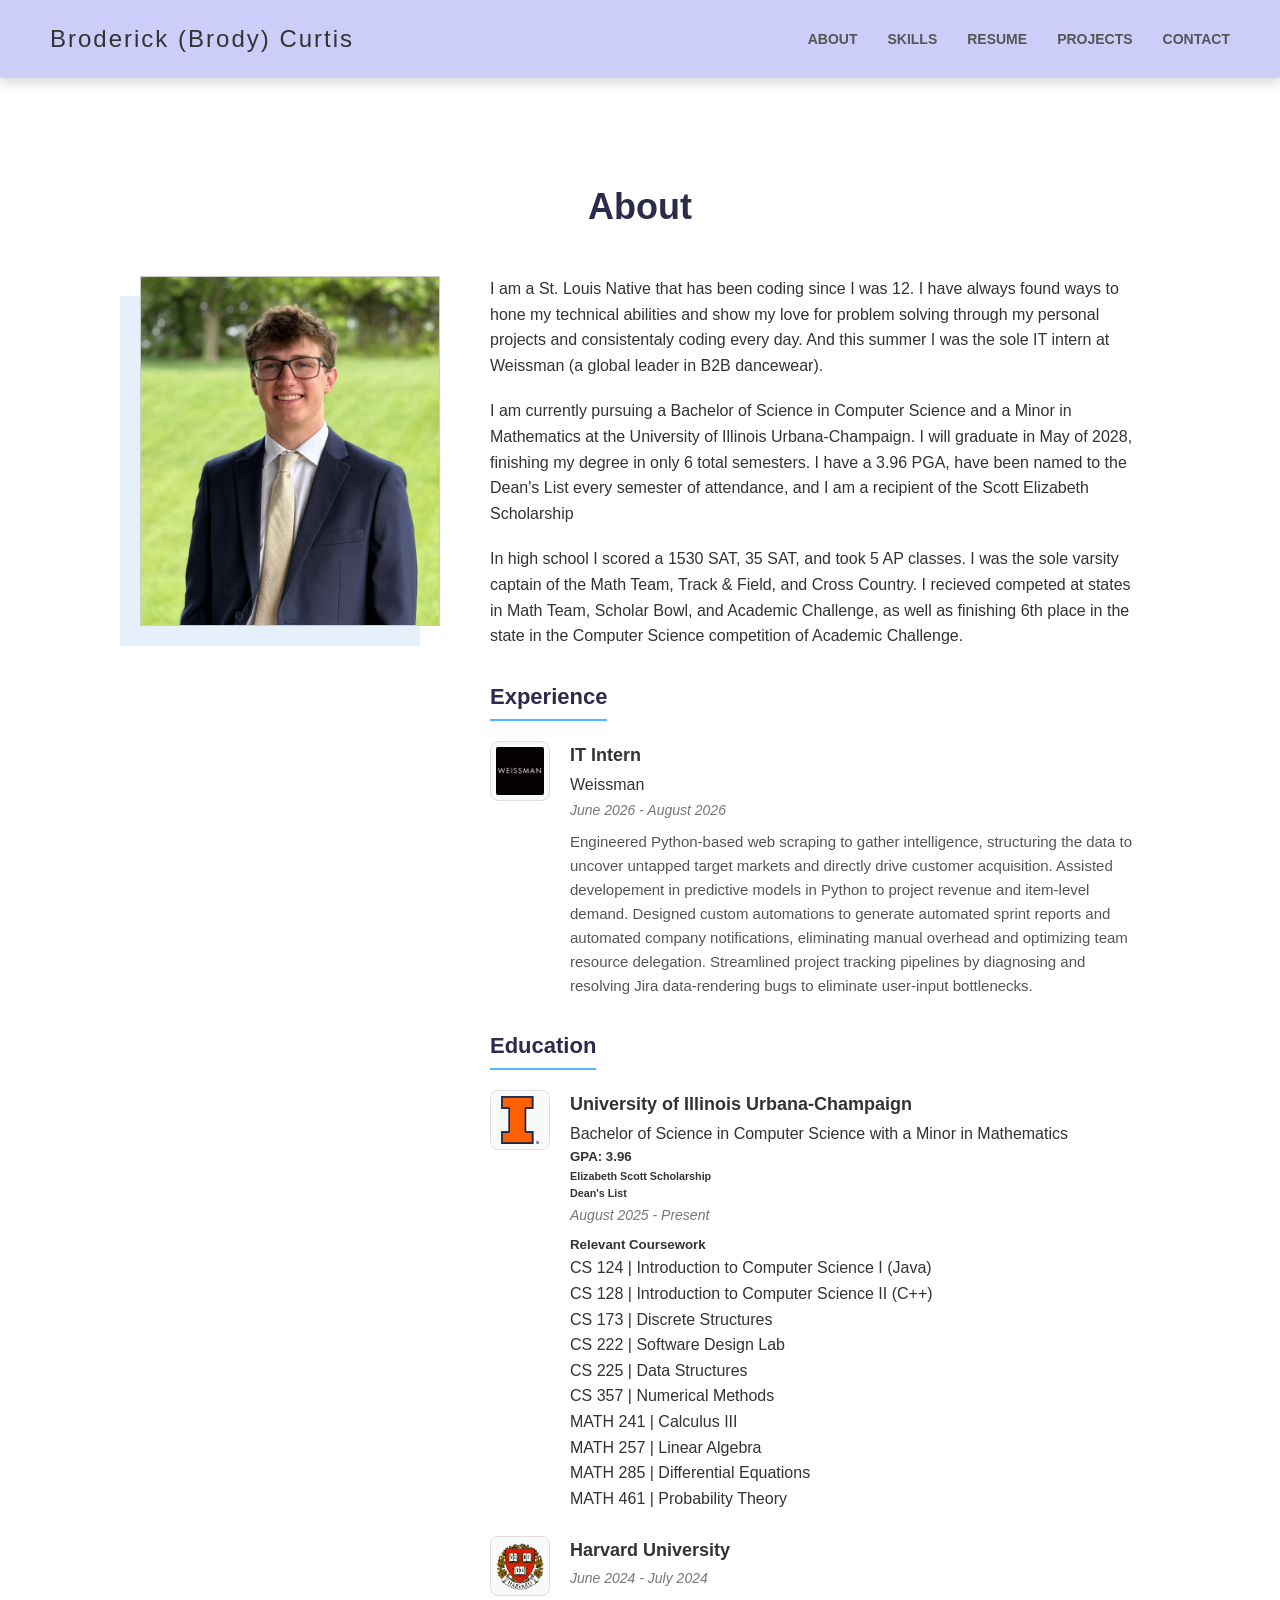
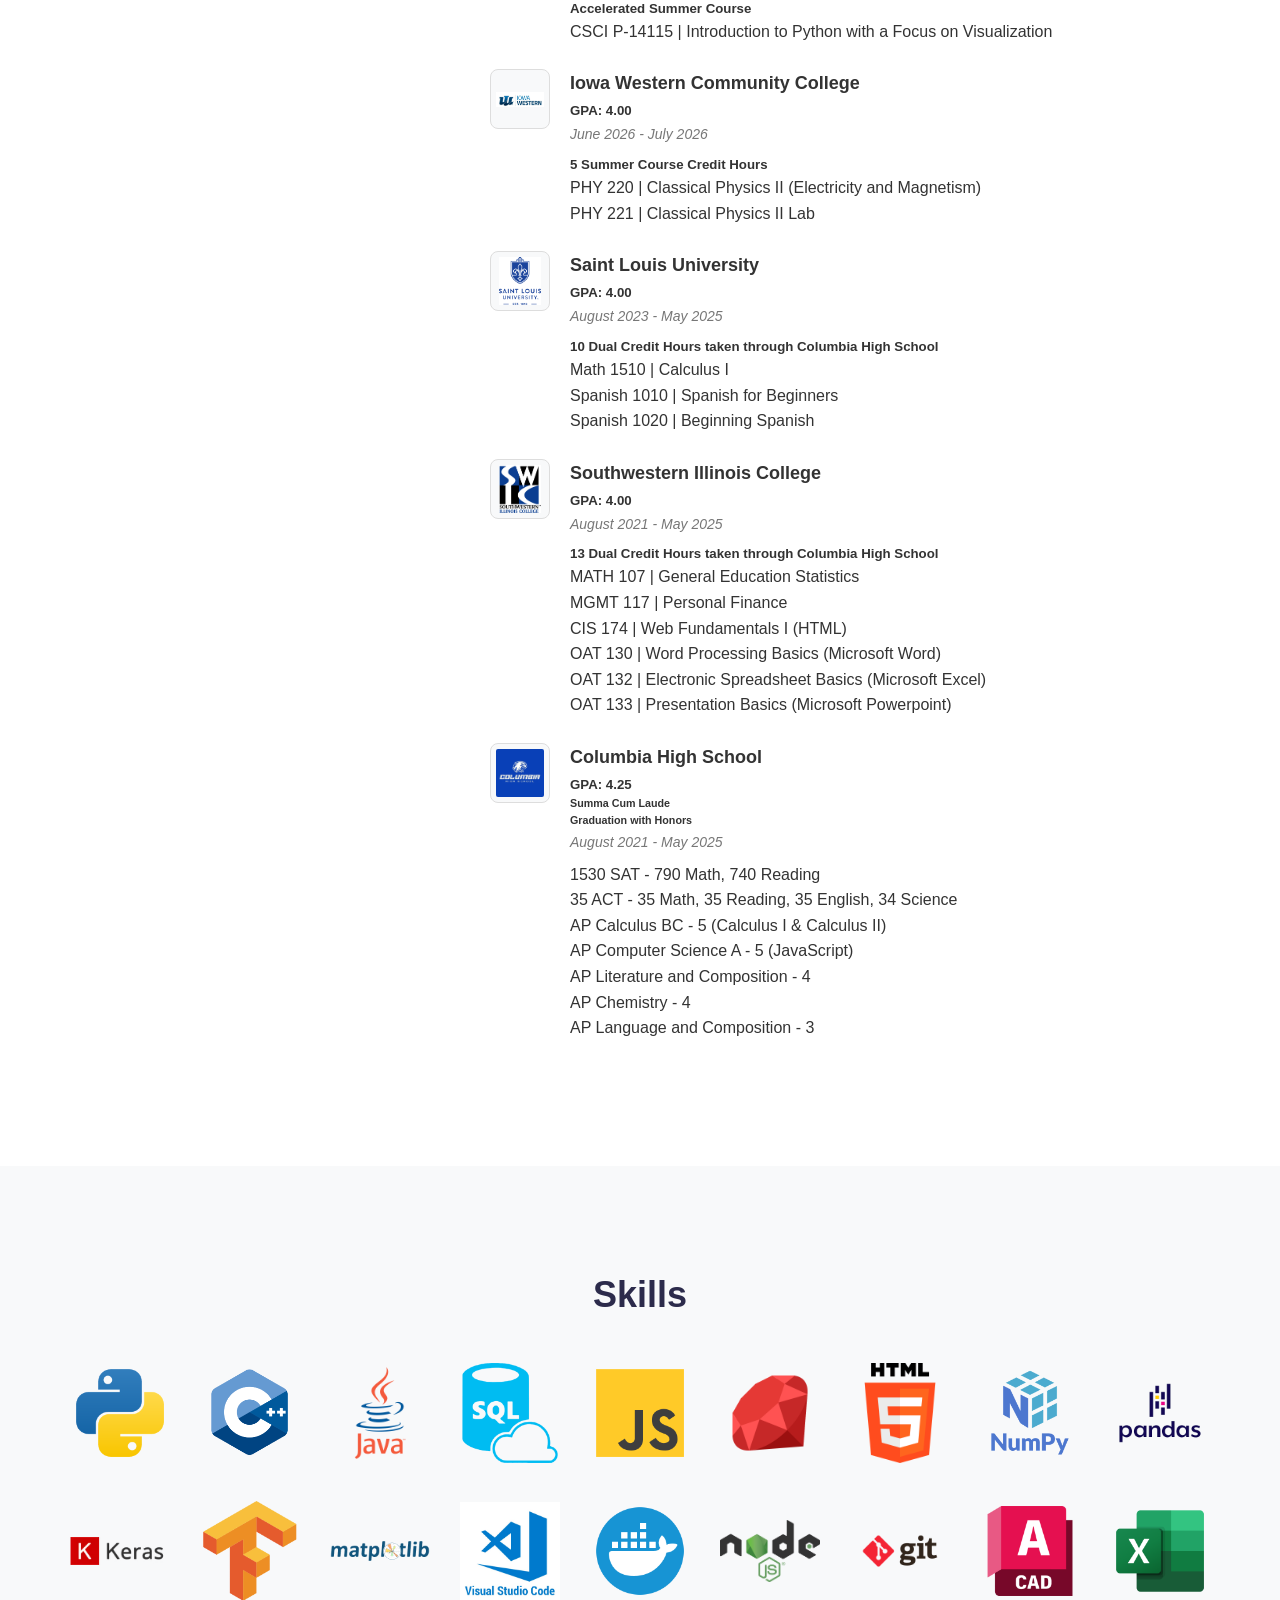
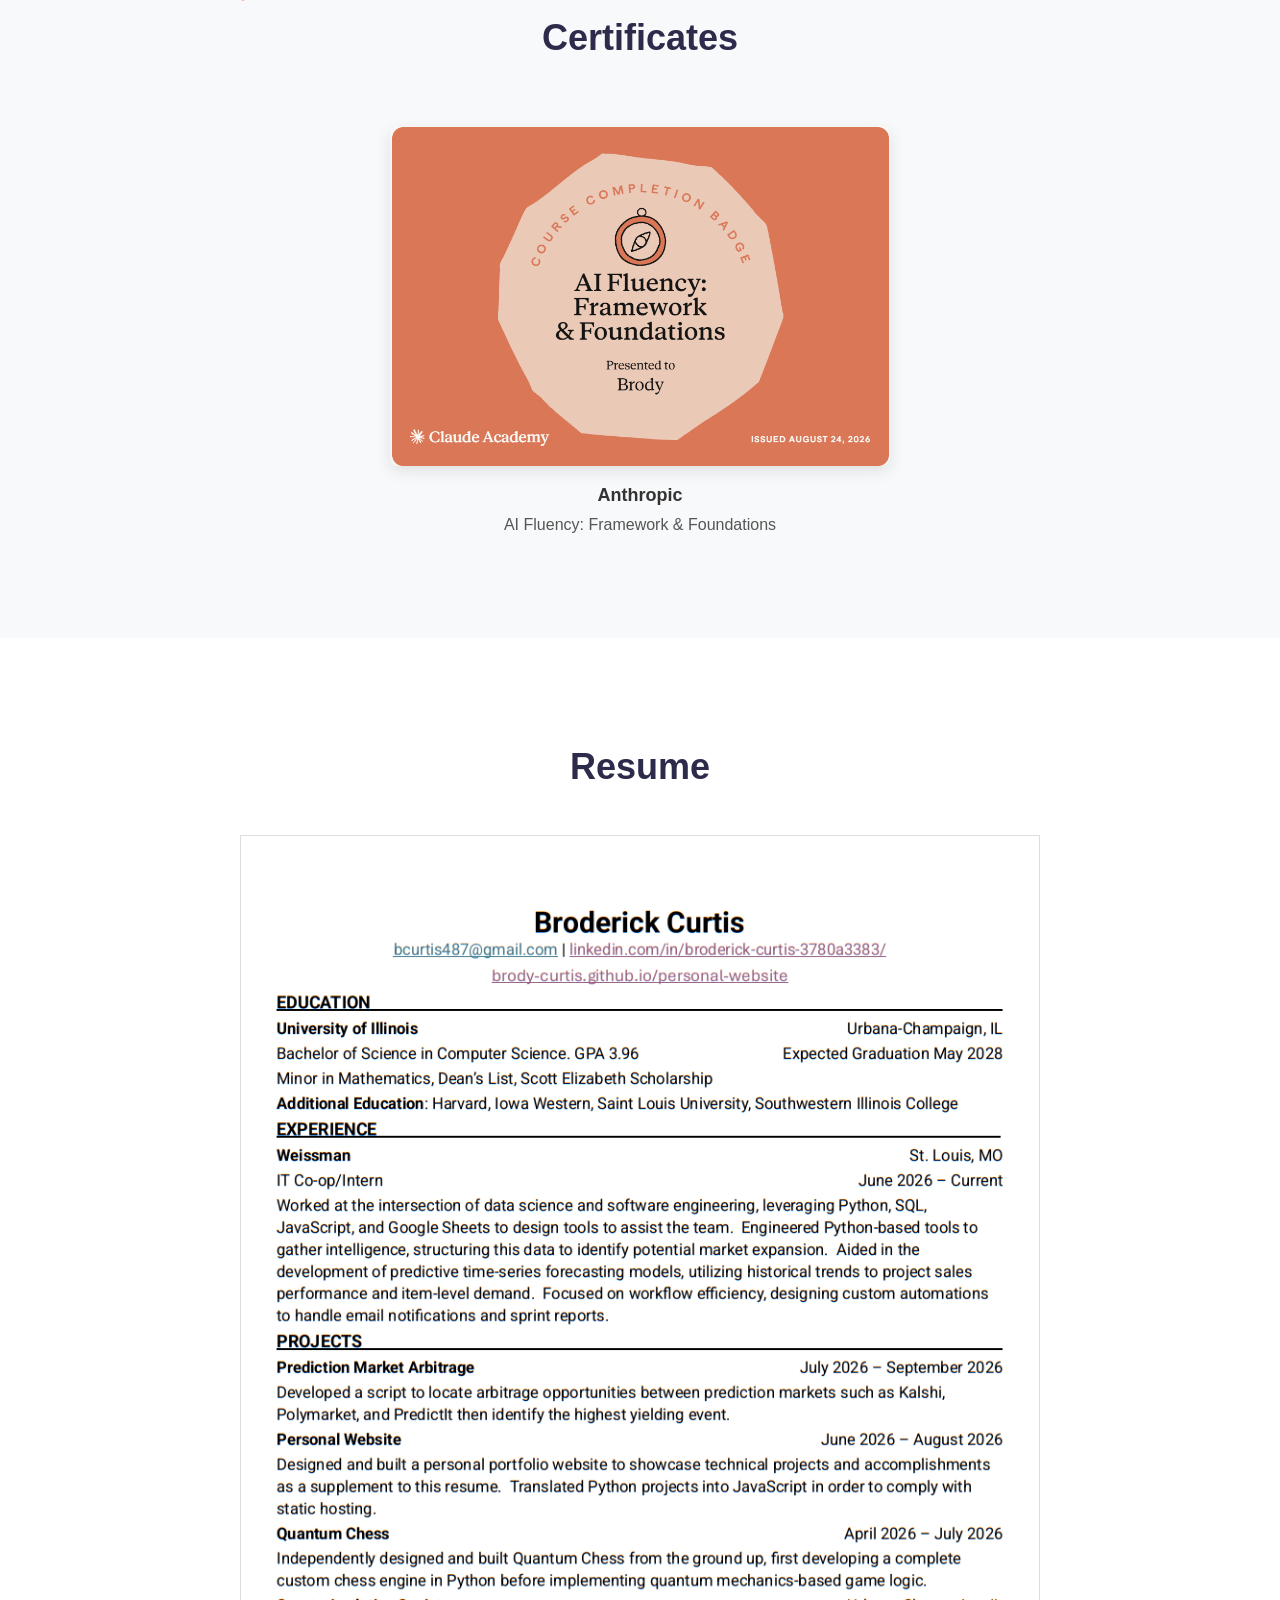
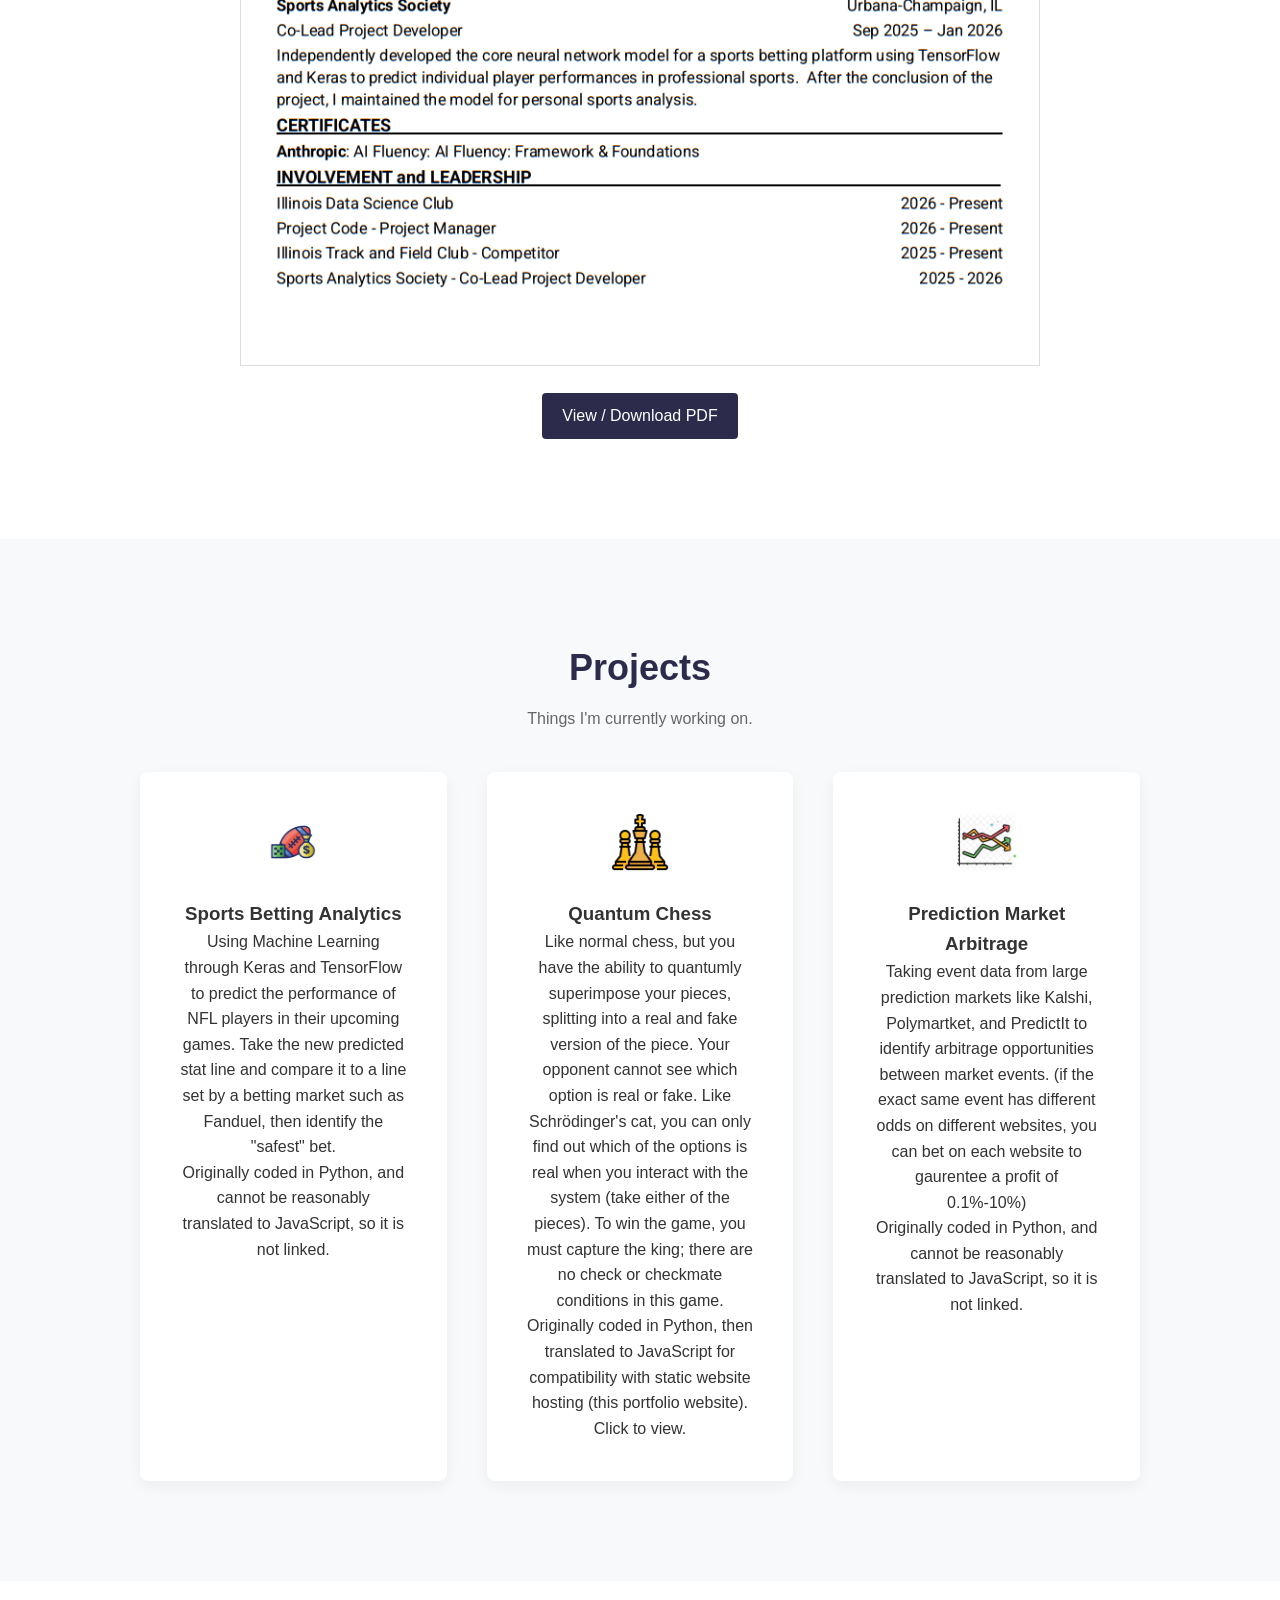
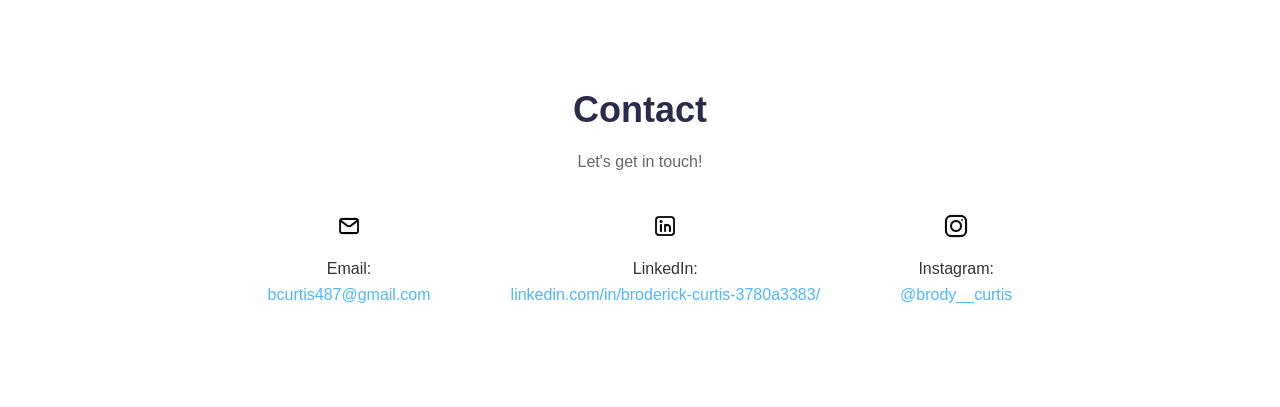
<file: index.html>
<!DOCTYPE html>
<html lang="en">
<head>
    <meta charset="UTF-8">
    <meta name="viewport" content="width=device-width, initial-scale=1.0">
    <title>My Portfolio</title>
    <link rel="stylesheet" href="style.css">
</head>
<body>

    <header class="navbar">
        <div class="logo">Broderick (Brody) Curtis</div>
        <nav>
            <ul>
                <li><a href="#about">ABOUT</a></li>
                <li><a href="#skills">SKILLS</a></li>
                <li><a href="#resume">RESUME</a></li>
                <li><a href="#projects">PROJECTS</a></li>
                <li><a href="#contact">CONTACT</a></li>
            </ul>
        </nav>
    </header>

    <!-- About Section -->
    <section id="about" class="section-container">
        <h2>About</h2>
        <div class="about-content">
            <div class="photo-placeholder">
                <img src="assets/HeadshotSum26.jpg" alt="Profile Photo Placeholder">
            </div>
            <div class="about-text">
                <p>I am a St. Louis Native that has been coding since I was 12.  I have always found ways to hone my technical abilities and show my love for problem solving through my personal projects and consistentaly coding every day.  And this summer I was the sole IT intern at Weissman (a global leader in B2B dancewear).</p>
                <p>I am currently pursuing a Bachelor of Science in Computer Science and a Minor in Mathematics at the University of Illinois Urbana-Champaign.  I will graduate in May of 2028, finishing my degree in only 6 total semesters.  I have a 3.96 PGA, have been named to the Dean's List every semester of attendance, and I am a recipient of the Scott Elizabeth Scholarship</p>
                <p>In high school I scored a 1530 SAT, 35 SAT, and took 5 AP classes.  I was the sole varsity captain of the Math Team, Track & Field, and Cross Country.  I recieved competed at states in Math Team, Scholar Bowl, and Academic Challenge, as well as finishing 6th place in the state in the Computer Science competition of Academic Challenge.</p>
                
                <div class="resume-subsection">
                    <h3>Experience</h3>
                    <div class="info-block">
                        <img src="assets/weissman.jpg" alt="Company Logo" class="info-logo">
                        <div class="info-details">
                            <h4>IT Intern</h4>
                            <p>Weissman</p>
                            <p class="date">June 2026 - August 2026</p>
                            <p class="description">Engineered Python-based web scraping to gather intelligence, structuring the data to uncover untapped target markets and directly drive customer acquisition.  Assisted developement in predictive models in Python to project revenue and item-level demand. Designed custom automations to generate automated sprint reports and automated company notifications, eliminating manual overhead and optimizing team resource delegation. Streamlined project tracking pipelines by diagnosing and resolving Jira data-rendering bugs to eliminate user-input bottlenecks.</p>
                        </div>
                    </div>
                </div>

                <div class="resume-subsection">
                    <h3>Education</h3>
                    
                    <div class="info-block">
                        <img src="assets/Illinois.png" alt="School Logo" class="info-logo">
                        <div class="info-details">
                            <h4>University of Illinois Urbana-Champaign</h4>
                            <p>Bachelor of Science in Computer Science with a Minor in Mathematics</p>
                            <h5>GPA: 3.96</h5>
                            <h6>Elizabeth Scott Scholarship</h6>
                            <h6>Dean's List</h6>
                            <p class="date">August 2025 - Present</p>
                            <h5>Relevant Coursework</h5>
                            <p>CS 124 | Introduction to Computer Science I (Java)</p>
                            <p>CS 128 | Introduction to Computer Science II (C++)</p>
                            <p>CS 173 | Discrete Structures</p>
                            <p>CS 222 | Software Design Lab</p>
                            <p>CS 225 | Data Structures</p>
                            <p>CS 357 | Numerical Methods</p>
                            <p>MATH 241 | Calculus III</p>
                            <p>MATH 257 | Linear Algebra</p>
                            <p>MATH 285 | Differential Equations</p>
                            <p>MATH 461 | Probability Theory</p>
                        </div>
                    </div>

                    <div class="info-block">
                        <img src="assets/harvard.png" alt="School Logo" class="info-logo">
                        <div class="info-details">
                            <h4>Harvard University</h4>
                            <p class="date">June 2024 - July 2024</p>
                            <h5>Accelerated Summer Course</h5>
                            <p>CSCI P-14115 | Introduction to Python with a Focus on Visualization</p>
                        </div>
                    </div>

                    <div class="info-block">
                        <img src="assets/IWCC.jpg" alt="School Logo" class="info-logo">
                        <div class="info-details">
                            <h4>Iowa Western Community College</h4>
                            <h5>GPA: 4.00</h5>
                            <p class="date">June 2026 - July 2026</p>
                            <h5>5 Summer Course Credit Hours</h5>
                            <p>PHY 220 | Classical Physics II (Electricity and Magnetism)</p>
                            <p>PHY 221 | Classical Physics II Lab</p>
                        </div>
                    </div>

                    <div class="info-block">
                        <img src="assets/SLU.jpg" alt="School Logo" class="info-logo">
                        <div class="info-details">
                            <h4>Saint Louis University</h4>
                            <h5>GPA: 4.00</h5>
                            <p class="date">August 2023 - May 2025</p>
                            <h5>10 Dual Credit Hours taken through Columbia High School</h5>
                            <p>Math 1510 | Calculus I</p>
                            <p>Spanish 1010 | Spanish for Beginners</p>
                            <p>Spanish 1020 | Beginning Spanish</p>
                        </div>
                    </div>

                    <div class="info-block">
                        <img src="assets/SWIC.jpg" alt="School Logo" class="info-logo">
                        <div class="info-details">
                            <h4>Southwestern Illinois College</h4>
                            <h5>GPA: 4.00</h5>
                            <p class="date">August 2021 - May 2025</p>
                            <h5>13 Dual Credit Hours taken through Columbia High School</h5>
                            <p>MATH 107 | General Education Statistics</p>
                            <p>MGMT 117 | Personal Finance</p>
                            <p>CIS 174 | Web Fundamentals I (HTML)</p>
                            <p>OAT 130 | Word Processing Basics (Microsoft Word)</p>
                            <p>OAT 132 | Electronic Spreadsheet Basics (Microsoft Excel)</p>
                            <p>OAT 133 | Presentation Basics (Microsoft Powerpoint)</p>
                        </div>
                    </div>

                    <div class="info-block">
                        <img src="assets/columbia.jpg" alt="School Logo" class="info-logo">
                        <div class="info-details">
                            <h4>Columbia High School</h4>
                            <h5>GPA: 4.25</h5>
                            <h6>Summa Cum Laude</h6>
                            <h6>Graduation with Honors</h6>
                            <p class="date">August 2021 - May 2025</p>
                            <p>1530 SAT - 790 Math, 740 Reading</p>
                            <p>35 ACT - 35 Math, 35 Reading, 35 English, 34 Science</p>
                            <p>AP Calculus BC - 5 (Calculus I & Calculus II)</p>
                            <p>AP Computer Science A - 5 (JavaScript)</p>
                            <p>AP Literature and Composition - 4</p>
                            <p>AP Chemistry - 4</p>
                            <p>AP Language and Composition - 3</p>
                        </div>
                    </div>
                </div>
            </div>
        </div>
    </section>

    <section id="skills" class="section-container bg-light">
        <h2>Skills</h2>
        <div class="skills-grid">
            <div class="skill"><img src="assets/python.png" alt="Python"></div>
            <div class="skill"><img src="assets/cpp.png" alt="C++"></div>
            <div class="skill"><img src="assets/java.webp" alt="Java"></div>
            <div class="skill"><img src="assets/sql.png" alt="SQL"></div>
            <div class="skill"><img src="assets/js.png" alt="JavaScript"></div>
            <div class="skill"><img src="assets/ruby.png" alt="Ruby"></div>
            <div class="skill"><img src="assets/html5.png" alt="HTML/CSS"></div>
            <div class="skill"><img src="assets/numpy.png" alt="Numpy"></div>
            <div class="skill"><img src="assets/pandas.png" alt="Pandas"></div>
            <div class="skill"><img src="assets/keras.avif" alt="Keras"></div>
            <div class="skill"><img src="assets/tensorflow.png" alt="Tensorflow"></div>
            <div class="skill"><img src="assets/matplotlib.webp" alt="MatPlotLib"></div>
            <div class="skill"><img src="assets/vscode.png" alt="VSCode"></div>
            <div class="skill"><img src="assets/docker.png" alt="Docker"></div>
            <div class="skill"><img src="assets/nodejs.png" alt="NodeJS"></div>
            <div class="skill"><img src="assets/git.png" alt="git"></div>
            <div class="skill"><img src="assets/autocad.png" alt="AutoCAD"></div>
            <div class="skill"><img src="assets/excel.png" alt="Excel"></div>
            
            
        </div>

        <h2>Certificates</h2>
        <div class="certificate-block">
            <img src="assets/ClaudeCertificate.png" alt="Claude Certificate" class="certificate-img">
            <div class="certificate-details">
                <h4>Anthropic</h4>
                <p>AI Fluency: Framework & Foundations</p>
            </div>
        </div>
    </section>

    <section id="resume" class="section-container">
        <h2>Resume</h2>
        <div class="resume-placeholder">
            <img src="assets/Resume.png" alt="Resume">
            <br>
            <a href="assets/Resume.png" target="_blank" class="btn">View / Download PDF</a>
        </div>
    </section>

    <section id="projects" class="section-container bg-light">
        <h2>Projects</h2>
        <p class="subtitle">Things I'm currently working on.</p>
        
        <div class="projects-grid">
            <div class="project-card">
                <img src="assets/sportsbet.png" alt="Sports Analytics Icon" class="project-icon">
                <h3>Sports Betting Analytics</h3>
                <p>Using Machine Learning through Keras and TensorFlow to predict the performance of NFL players in their upcoming games.  Take the new predicted stat line and compare it to a line set by a betting market such as Fanduel, then identify the "safest" bet.</p>
                <p>Originally coded in Python, and cannot be reasonably translated to JavaScript, so it is not linked.</p>
            </div>

            <a href="proj/Quantum_Chess/templates/index.html" class="project-card">
                <img src="assets/chess.png" alt="Chess App Icon" class="project-icon">
                <h3>Quantum Chess</h3>
                <p>Like normal chess, but you have the ability to quantumly superimpose your pieces, splitting into a real and fake version of the piece. Your opponent cannot see which option is real or fake. Like Schrödinger's cat, you can only find out which of the options is real when you interact with the system (take either of the pieces). To win the game, you must capture the king; there are no check or checkmate conditions in this game.</p>
                <p>Originally coded in Python, then translated to JavaScript for compatibility with static website hosting (this portfolio website).  Click to view.</p>
            </a>

            <div class="project-card">
                <img src="assets/prediction-market.webp" alt="Prediction Market Icon" class="project-icon">
                <h3>Prediction Market Arbitrage</h3>
                <p>Taking event data from large prediction markets like Kalshi, Polymartket, and PredictIt to identify arbitrage opportunities between market events.  (if the exact same event has different odds on different websites, you can bet on each website to gaurentee a profit of 0.1%-10%)</p>
                <p>Originally coded in Python, and cannot be reasonably translated to JavaScript, so it is not linked.</p>
            </div>
        </div>
    </section>

    <section id="contact" class="section-container">
        <h2>Contact</h2>
        <p class="subtitle">Let's get in touch!</p>
        <div class="contact-grid">
            <div class="contact-item">
                <img src="assets/email.png" alt="Email">
                <p>Email:</p>
                <a href="mailto:bcurtis487@gmail.com">bcurtis487@gmail.com</a>
            </div>
            <div class="contact-item">
                <img src="assets/linkedin.png" alt="LinkedIn">
                <p>LinkedIn:</p>
                <a href="https://www.linkedin.com/in/broderick-curtis-3780a3383/">linkedin.com/in/broderick-curtis-3780a3383/</a>
            </div>
            <div class="contact-item">
                <img src="assets/instagram.png" alt="Instagram">
                <p>Instagram:</p>
                <a href="https://www.instagram.com/brody__curtis/">@brody__curtis</a>
            </div>
        </div>
    </section>

</body>
</html>
</file>
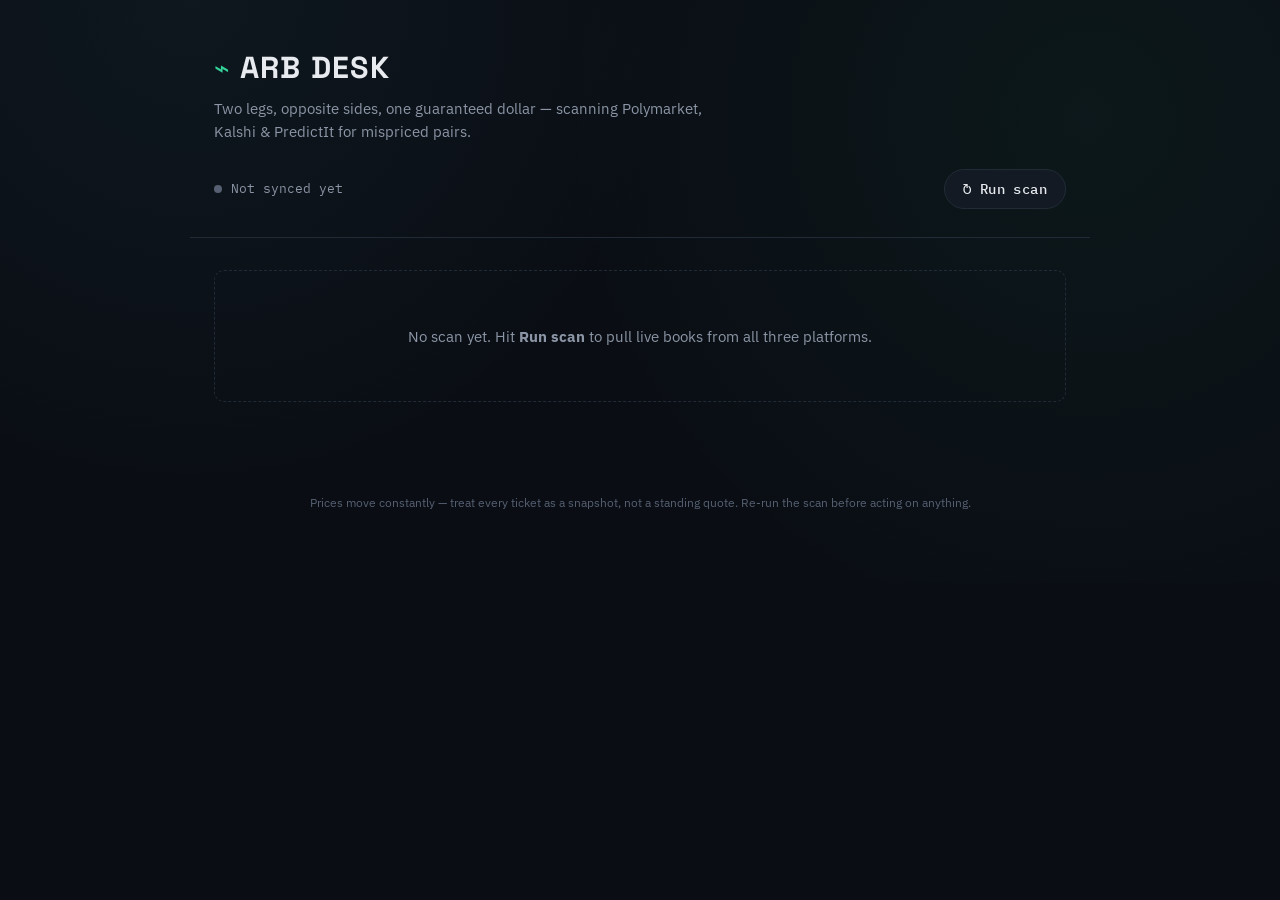
<file: proj/Prediction-Market-Arbitrage/frontend/index.html>
<!DOCTYPE html>
<html lang="en">
<head>
  <meta charset="UTF-8" />
  <meta name="viewport" content="width=device-width, initial-scale=1.0" />
  <title>Arb Desk — Cross-Market Arbitrage</title>
  <link rel="preconnect" href="https://fonts.googleapis.com">
  <link href="https://fonts.googleapis.com/css2?family=Space+Grotesk:wght@500;700&family=IBM+Plex+Sans:wght@400;500;600&family=IBM+Plex+Mono:wght@400;500;600&display=swap" rel="stylesheet">
  <link rel="stylesheet" href="style.css" />
</head>
<body>

  <header class="deskbar">
    <div class="deskbar__title">
      <span class="deskbar__mark">⌁</span>
      <h1>ARB&nbsp;DESK</h1>
    </div>
    <p class="deskbar__subtitle">Two legs, opposite sides, one guaranteed dollar — scanning Polymarket, Kalshi &amp; PredictIt for mispriced pairs.</p>

    <div class="deskbar__controls">
      <div class="sync-status" id="syncStatus">
        <span class="sync-dot" id="syncDot"></span>
        <span id="syncLabel">Not synced yet</span>
      </div>
      <button class="refresh-btn" id="refreshBtn">
        <span class="refresh-btn__icon">↻</span>
        <span id="refreshLabel">Run scan</span>
      </button>
    </div>
  </header>

  <main id="main">
    <div class="empty-state" id="emptyState">
      <p>No scan yet. Hit <strong>Run scan</strong> to pull live books from all three platforms.</p>
    </div>
    <div class="ticket-list" id="ticketList"></div>
  </main>

  <footer class="foot-note">
    <p>Prices move constantly — treat every ticket as a snapshot, not a standing quote. Re-run the scan before acting on anything.</p>
  </footer>

  <template id="ticketTemplate">
    <article class="ticket">
      <div class="ticket__top">
        <span class="ticket__roi"></span>
        <span class="ticket__deadline"></span>
      </div>

      <div class="ticket__body">
        <div class="ticket__leg ticket__leg--a">
          <div class="leg-platform"></div>
          <div class="leg-question"></div>
          <div class="leg-action">
            <span class="leg-action__side"></span>
            <span class="leg-action__outcome"></span>
          </div>
          <div class="leg-price"></div>
          <a class="leg-link" target="_blank" rel="noopener">Open market ↗</a>
        </div>

        <div class="ticket__stub" aria-hidden="true">
          <span class="ticket__plus">+</span>
        </div>

        <div class="ticket__leg ticket__leg--b">
          <div class="leg-platform"></div>
          <div class="leg-question"></div>
          <div class="leg-action">
            <span class="leg-action__side"></span>
            <span class="leg-action__outcome"></span>
          </div>
          <div class="leg-price"></div>
          <a class="leg-link" target="_blank" rel="noopener">Open market ↗</a>
        </div>
      </div>

      <div class="ticket__bottom">
        <span class="ticket__cost"></span>
        <span class="ticket__align"></span>
      </div>
    </article>
  </template>

  <script src="app.js"></script>
</body>
</html>
</file>
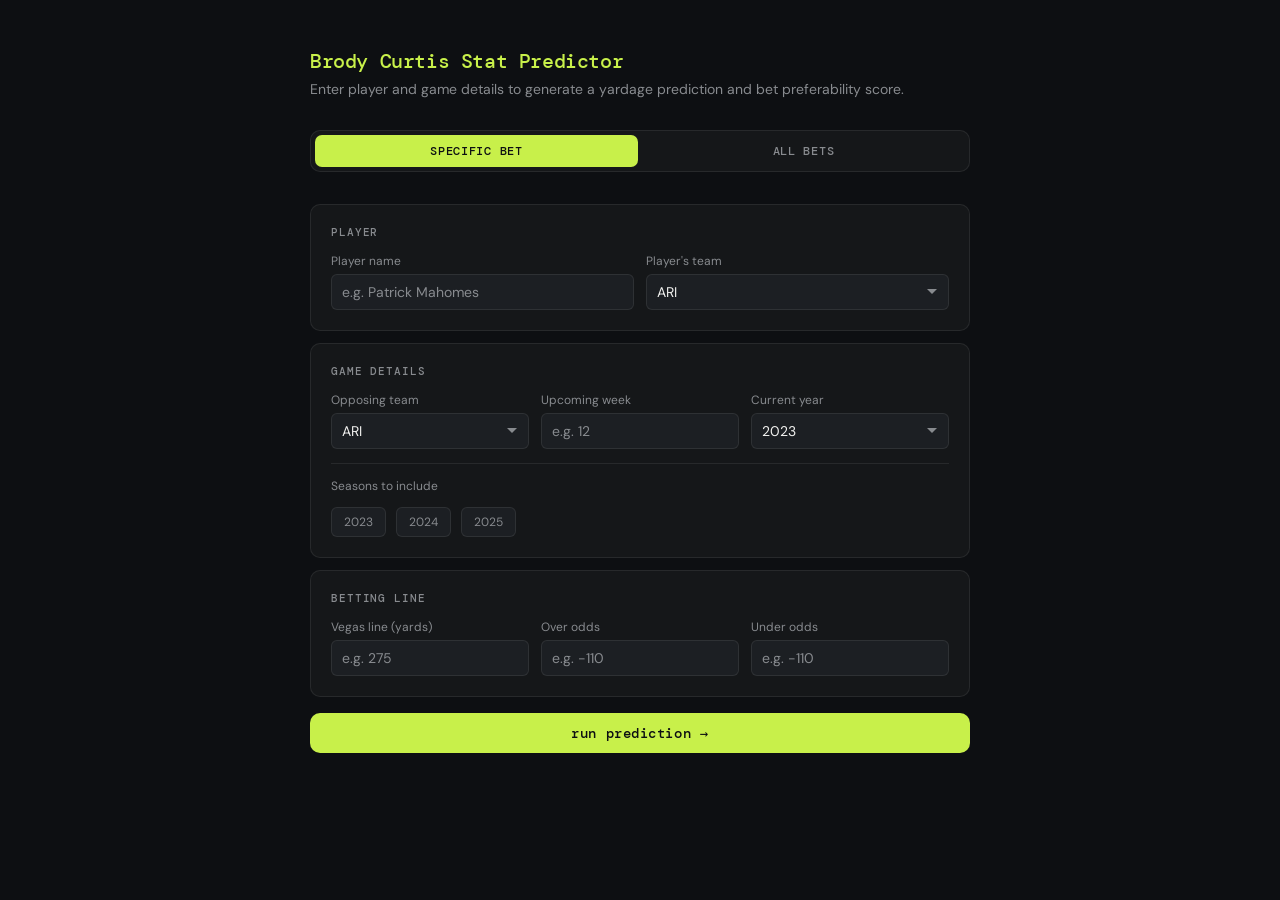
<file: proj/prediction-vegas/frontend/index.html>
<!DOCTYPE html>
<html lang="en">
<head>
  <meta charset="UTF-8" />
  <meta name="viewport" content="width=device-width, initial-scale=1.0" />
  <title>Brody Curtis Stat Predictor</title>
  <link href="https://fonts.googleapis.com/css2?family=DM+Mono:wght@400;500&family=DM+Sans:wght@400;500&display=swap" rel="stylesheet" />
  <style>
    *, *::before, *::after { box-sizing: border-box; margin: 0; padding: 0; }

    :root {
      --bg: #0d0f12;
      --surface: #151719;
      --surface2: #1c1f23;
      --border: rgba(255,255,255,0.08);
      --border-hover: rgba(255,255,255,0.15);
      --text: #f0f0ee;
      --muted: #888b8f;
      --accent: #c8f04a;
      --accent-dim: rgba(200,240,74,0.12);
      --danger: #ff6b6b;
      --radius: 10px;
      --font: 'DM Sans', sans-serif;
      --mono: 'DM Mono', monospace;
    }

    body {
      background: var(--bg);
      color: var(--text);
      font-family: var(--font);
      font-size: 15px;
      min-height: 100vh;
      padding: 3rem 1.5rem;
    }

    .page { max-width: 660px; margin: 0 auto; }

    header { margin-bottom: 2rem; }
    header h1 {
      font-family: var(--mono);
      font-size: 20px;
      font-weight: 500;
      color: var(--accent);
      letter-spacing: -0.02em;
      margin-bottom: 6px;
    }
    header p { font-size: 14px; color: var(--muted); }

    /* Tab toggle */
    .tab-bar {
      display: flex;
      gap: 4px;
      background: var(--surface);
      border: 1px solid var(--border);
      border-radius: var(--radius);
      padding: 4px;
      margin-bottom: 2rem;
    }
    .tab-btn {
      flex: 1;
      padding: 8px 12px;
      font-family: var(--mono);
      font-size: 12px;
      font-weight: 500;
      letter-spacing: 0.06em;
      text-transform: uppercase;
      color: var(--muted);
      background: transparent;
      border: none;
      border-radius: 7px;
      cursor: pointer;
      transition: background 0.15s, color 0.15s;
    }
    .tab-btn.active { background: var(--accent); color: var(--bg); }

    /* Shared card */
    .card {
      background: var(--surface);
      border: 1px solid var(--border);
      border-radius: var(--radius);
      padding: 1.25rem;
      margin-bottom: 12px;
    }
    .card-label {
      font-family: var(--mono);
      font-size: 11px;
      font-weight: 500;
      color: var(--muted);
      text-transform: uppercase;
      letter-spacing: 0.08em;
      margin-bottom: 14px;
    }

    /* Specific Bet */
    .grid2 { display: grid; grid-template-columns: 1fr 1fr; gap: 12px; }
    .grid3 { display: grid; grid-template-columns: 1fr 1fr 1fr; gap: 12px; }
    .field { display: flex; flex-direction: column; gap: 5px; }
    .field label { font-size: 12px; color: var(--muted); }

    input, select {
      width: 100%;
      background: var(--surface2);
      border: 1px solid var(--border);
      border-radius: 6px;
      color: var(--text);
      font-family: var(--font);
      font-size: 14px;
      padding: 8px 10px;
      outline: none;
      transition: border-color 0.15s;
      appearance: none;
      -webkit-appearance: none;
    }
    input:focus, select:focus { border-color: var(--accent); }
    input::placeholder { color: var(--muted); }
    select {
      background-image: url("data:image/svg+xml,%3Csvg xmlns='http://www.w3.org/2000/svg' width='12' height='12' viewBox='0 0 12 12'%3E%3Cpath fill='%23888b8f' d='M6 8L1 3h10z'/%3E%3C/svg%3E");
      background-repeat: no-repeat;
      background-position: right 10px center;
      padding-right: 28px;
    }

    .divider { height: 1px; background: var(--border); margin: 14px 0; }

    .years-wrap { display: flex; gap: 10px; flex-wrap: wrap; }
    .year-chip {
      display: flex; align-items: center; gap: 6px;
      background: var(--surface2);
      border: 1px solid var(--border);
      border-radius: 6px;
      padding: 6px 12px;
      font-size: 13px;
      cursor: pointer;
      transition: border-color 0.15s, background 0.15s;
      user-select: none;
    }
    .year-chip:hover { border-color: var(--border-hover); }
    .year-chip input[type="checkbox"] { display: none; }
    .year-chip.active { border-color: var(--accent); background: var(--accent-dim); color: var(--accent); }

    .run-btn {
      width: 100%;
      padding: 11px;
      font-family: var(--mono);
      font-size: 14px;
      font-weight: 500;
      letter-spacing: 0.04em;
      color: var(--bg);
      background: var(--accent);
      border: none;
      border-radius: var(--radius);
      cursor: pointer;
      transition: opacity 0.15s, transform 0.1s;
      margin-top: 4px;
    }
    .run-btn:hover { opacity: 0.9; }
    .run-btn:active { transform: scale(0.99); }
    .run-btn:disabled { opacity: 0.4; cursor: not-allowed; }

    .err { font-size: 13px; color: var(--danger); margin-top: 10px; display: none; }
    .err.show { display: block; }
    .spinner { text-align: center; font-size: 13px; color: var(--muted); font-family: var(--mono); margin-top: 10px; display: none; }
    .spinner.show { display: block; }
    .results { display: none; margin-top: 12px; }
    .results.show { display: block; }
    .result-grid { display: grid; grid-template-columns: 1fr 1fr; gap: 12px; margin-bottom: 14px; }

    .metric { background: var(--surface2); border-radius: var(--radius); padding: 1rem 1.25rem; }
    .metric-label { font-size: 12px; color: var(--muted); margin-bottom: 8px; }
    .metric-value { font-family: var(--mono); font-size: 32px; font-weight: 500; color: var(--accent); line-height: 1; }
    .metric-sub { font-size: 12px; color: var(--muted); margin-top: 6px; }

    .pref-bar-wrap { padding: 4px 0 8px; }
    .pref-bar-labels { display: flex; justify-content: space-between; font-size: 11px; color: var(--muted); font-family: var(--mono); margin-bottom: 22px; }
    .pref-bar-outer { position: relative; height: 10px; border-radius: 99px; background: linear-gradient(to right, #c0392b 0%, #e74c3c 15%, #e67e22 28%, #f1c40f 40%, #27ae60 55%, #2980b9 68%, #3498db 80%, #8e44ad 100%); }
    .pref-marker { position: absolute; top: 50%; transform: translate(-50%, -50%); width: 18px; height: 18px; border-radius: 50%; background: var(--text); border: 2px solid var(--bg); transition: left 0.7s cubic-bezier(0.34, 1.56, 0.64, 1); z-index: 2; }
    .pref-score-label { position: absolute; top: -22px; transform: translateX(-50%); font-family: var(--mono); font-size: 12px; font-weight: 500; color: var(--text); white-space: nowrap; transition: left 0.7s cubic-bezier(0.34, 1.56, 0.64, 1); }
    .pref-bar-section-labels { display: flex; justify-content: space-between; font-size: 10px; color: var(--muted); margin-top: 10px; }
    .bar-divider { height: 1px; background: var(--border); margin: 18px 0; }

    /* All Bets page */
    #page-all-bets { display: none; }
    .bet-list { display: flex; flex-direction: column; gap: 10px; }

    .bet-card {
      background: var(--surface);
      border: 1px solid var(--border);
      border-radius: var(--radius);
      padding: 1rem 1.25rem;
      transition: border-color 0.15s;
    }
    .bet-card:hover { border-color: var(--border-hover); }

    .bet-card-header {
      display: flex;
      align-items: center;
      justify-content: space-between;
      margin-bottom: 10px;
    }
    .bet-player {
      font-family: var(--mono);
      font-size: 15px;
      font-weight: 500;
      color: var(--text);
    }
    .bet-ou-badge {
      font-family: var(--mono);
      font-size: 11px;
      font-weight: 500;
      letter-spacing: 0.06em;
      text-transform: uppercase;
      padding: 3px 10px;
      border-radius: 99px;
    }
    .bet-ou-badge.over {
      background: rgba(200,240,74,0.15);
      color: var(--accent);
      border: 1px solid rgba(200,240,74,0.3);
    }
    .bet-ou-badge.under {
      background: rgba(100,160,255,0.12);
      color: #7eb8ff;
      border: 1px solid rgba(100,160,255,0.25);
    }

    .bet-matchup {
      font-size: 12px;
      color: var(--muted);
      margin-bottom: 12px;
      font-family: var(--mono);
    }
    .bet-matchup b { color: var(--text); font-weight: 500; }

    .bet-stats {
      display: grid;
      grid-template-columns: repeat(3, 1fr);
      gap: 8px;
    }
    .bet-stat {
      background: var(--surface2);
      border-radius: 7px;
      padding: 8px 10px;
    }
    .bet-stat-label {
      font-size: 10px;
      color: var(--muted);
      text-transform: uppercase;
      letter-spacing: 0.07em;
      font-family: var(--mono);
      margin-bottom: 4px;
    }
    .bet-stat-value {
      font-family: var(--mono);
      font-size: 14px;
      font-weight: 500;
      color: var(--text);
    }
    .bet-stat-value.accent { color: var(--accent); }

    .bet-divider { height: 1px; background: var(--border); margin: 12px 0; }

    .bet-scores {
      display: grid;
      grid-template-columns: 1fr 1fr;
      gap: 8px;
    }
    .bet-score {
      display: flex;
      align-items: center;
      justify-content: space-between;
      font-size: 12px;
    }
    .bet-score-label { color: var(--muted); }
    .bet-score-value { font-family: var(--mono); font-weight: 500; color: var(--text); }
    .bet-score-value.hi { color: var(--accent); }

    @media (max-width: 520px) {
      .grid2, .grid3, .result-grid { grid-template-columns: 1fr; }
      .bet-stats { grid-template-columns: repeat(2, 1fr); }
      .bet-scores { grid-template-columns: 1fr; }
    }
  </style>
</head>
<body>
<div class="page">

  <header>
    <h1>Brody Curtis Stat Predictor</h1>
    <p>Enter player and game details to generate a yardage prediction and bet preferability score.</p>
  </header>

  <div class="tab-bar">
    <button class="tab-btn active" id="tab-specific" onclick="switchTab('specific')">specific bet</button>
    <button class="tab-btn" id="tab-all" onclick="switchTab('all')">all bets</button>
  </div>

  <!-- PAGE: Specific Bet -->
  <div id="page-specific">

    <div class="card">
      <p class="card-label">Player</p>
      <div class="grid2">
        <div class="field">
          <label>Player name</label>
          <input type="text" id="player" placeholder="e.g. Patrick Mahomes" />
        </div>
        <div class="field">
          <label>Player's team</label>
          <select id="pTeamA_player"></select>
        </div>
      </div>
    </div>

    <div class="card">
      <p class="card-label">Game details</p>
      <div class="grid3">
        <div class="field">
          <label>Opposing team</label>
          <select id="cTeamA"></select>
        </div>
        <div class="field">
          <label>Upcoming week</label>
          <input type="number" id="currentW" placeholder="e.g. 12" min="1" max="18" />
        </div>
        <div class="field">
          <label>Current year</label>
          <select id="currentY"></select>
        </div>
      </div>
      <div class="divider"></div>
      <div class="field">
        <label style="margin-bottom:8px;">Seasons to include</label>
        <div class="years-wrap" id="yearsWrap"></div>
      </div>
    </div>

    <div class="card">
      <p class="card-label">Betting line</p>
      <div class="grid3">
        <div class="field">
          <label>Vegas line (yards)</label>
          <input type="number" id="PREDICT2" placeholder="e.g. 275" />
        </div>
        <div class="field">
          <label>Over odds</label>
          <input type="number" id="o" placeholder="e.g. -110" />
        </div>
        <div class="field">
          <label>Under odds</label>
          <input type="number" id="u" placeholder="e.g. -110" />
        </div>
      </div>
    </div>

    <button class="run-btn" id="runBtn" onclick="runPrediction()">run prediction →</button>
    <p class="err" id="errMsg"></p>
    <p class="spinner" id="spinner">running model...</p>

    <div class="results" id="results">
      <div class="card" style="margin-top:0;">
        <p class="card-label">Results</p>
        <div class="result-grid">
          <div class="metric">
            <p class="metric-label">Predicted yards</p>
            <p class="metric-value" id="resPred">—</p>
            <p class="metric-sub">yards</p>
          </div>
          <div class="metric">
            <p class="metric-label">Preferability score</p>
            <p class="metric-value" id="resPref">—</p>
            <p class="metric-sub" id="resDirection">—</p>
          </div>
        </div>

        <div class="pref-bar-wrap">
          <div class="pref-bar-labels">
            <span>0</span><span>50</span><span>100</span><span>150</span><span>200+</span>
          </div>
          <div class="pref-bar-outer">
            <div class="pref-score-label" id="prefScoreLabel">—</div>
            <div class="pref-marker" id="prefMarker" style="left:0%"></div>
          </div>
          <div class="pref-bar-section-labels">
            <span>definite no</span><span>questionable</span><span>maybe</span><span>strong yes</span>
          </div>
        </div>

        <div class="bar-divider"></div>

        <div class="result-grid" style="margin-bottom:14px;">
          <div class="metric">
            <p class="metric-label">Safety score</p>
            <p class="metric-value" id="resSafety">—</p>
            <p class="metric-sub">out of 120+</p>
          </div>
        </div>

        <div class="pref-bar-wrap">
          <div class="pref-bar-labels">
            <span>0</span><span>30</span><span>60</span><span>90</span><span>120+</span>
          </div>
          <div class="pref-bar-outer">
            <div class="pref-score-label" id="safetyScoreLabel">—</div>
            <div class="pref-marker" id="safetyMarker" style="left:0%"></div>
          </div>
          <div class="pref-bar-section-labels">
            <span>risky</span><span>uncertain</span><span>moderate</span><span>very safe</span>
          </div>
        </div>
      </div>
    </div>

  </div><!-- /page-specific -->

  <!-- PAGE: All Bets -->
  <div id="page-all-bets">
    <div class="bet-list" id="betList"></div>
  </div>

</div>

<script>
  const NFL_TEAMS = ["ARI","ATL","BAL","BUF","CAR","CHI","CIN","CLE","DAL","DEN","DET","GB","HOU","IND","JAX","KC","LAC","LA","LV","MIA","MIN","NE","NO","NYG","NYJ","PHI","PIT","SEA","SF","TB","TEN","WAS"];
  const YEARS = [2023, 2024, 2025];

  const pTeamASel = document.getElementById('pTeamA_player');
  const cTeamSel  = document.getElementById('cTeamA');
  const currentYSel = document.getElementById('currentY');
  const yearsWrap = document.getElementById('yearsWrap');

  NFL_TEAMS.forEach(t => {
    pTeamASel.innerHTML += `<option value="${t}">${t}</option>`;
    cTeamSel.innerHTML  += `<option value="${t}">${t}</option>`;
  });
  YEARS.forEach(y => {
    currentYSel.innerHTML += `<option value="${y}">${y}</option>`;
    const chip = document.createElement('label');
    chip.className = 'year-chip';
    chip.innerHTML = `<input type="checkbox" value="${y}" />${y}`;
    chip.addEventListener('click', () => {
      setTimeout(() => chip.classList.toggle('active', chip.querySelector('input').checked), 0);
    });
    yearsWrap.appendChild(chip);
  });

  function switchTab(tab) {
    document.getElementById('page-specific').style.display  = tab === 'specific' ? 'block' : 'none';
    document.getElementById('page-all-bets').style.display  = tab === 'all'      ? 'block' : 'none';
    document.getElementById('tab-specific').classList.toggle('active', tab === 'specific');
    document.getElementById('tab-all').classList.toggle('active', tab === 'all');
  }

  /* Hardcoded bets — already sorted by preferability desc */
  const BETS = [
    ['Tee Higgins',         'CIN','PIT', 18,2025,52,-110,-120,75.19, [326.99,171.28,'over',-110]],
    ['Jerry Jeudy',         'CLE','PIT', 18,2025,35,100,-120, 48.78, [300.29,150.15,'over',100]],
    ['DK Metcalf',          'PIT','CIN', 18,2025,46,-105,-115,63.05, [274.55,140.62,'over',-105]],
    ['Tetairoa McMillan',   'CAR','ATL', 18,2025,54,-105,-115,42.52, [262.28,140.29,'under',-115]],
    ['Rashee Rice',         'KC', 'LAC', 18,2025,52,-105,-115,70.99, [270.12,138.35,'over',-105]],
    ['Jauan Jennings',      'SF', 'SEA', 18,2025,35,110,-130, 47.27, [277.72,132.25,'over',110]],
    ['Zay Flowers',         'BAL','BUF', 18,2025,70,-120,100, 56.25, [241.71,120.86,'under',100]],
    ['Davante Adams',       'LA','DAL', 18,2025,68,-110,-120,55.71, [189.96,103.62,'under',-120]],
    ['Nico Collins',        'HOU','JAX', 18,2025,65,-110,-110,82.2,  [182.73,95.72,'over',-110]],
    ['Drake London',        'ATL','ARI', 18,2025,52,-115,-105,63.36, [141.93,75.92,'over',-115]],
    ['Garrett Wilson',      'NYJ','NE',  18,2025,48,-110,-120,41.06, [127.39,69.49,'under',-120]],
    ["Ja'Marr Chase",       'CIN','PIT', 18,2025,80,-125,105, 92.15, [86.18,47.88,'over',-125]],
    ['Chris Godwin Jr.',    'TB', 'NO',  18,2025,37,-110,-110,32.76, [88.89,46.56,'under',-110]],
    ['Marvin Harrison Jr.', 'ARI','ATL', 18,2025,38,-110,-110,42.87, [73.10,38.29,'over',-110]],
    ['Stefon Diggs',        'NE', 'BUF', 18,2025,55,-110,-110,60.45, [51.68,27.07,'over',-110]],
    ['Puka Nacua',          'LA','DAL', 18,2025,101,-115,-105,92.88,[50.47,25.85,'under',-105]],
    ['Jaxon Smith-Njigba',  'SEA','LA',  18,2025,99,-120,100, 91.24, [49.61,24.80,'under',100]],
    ['Justin Jefferson',    'MIN','CHI', 18,2025,60,-130,110, 56.14, [37.86,18.03,'under',110]],
    ['Rome Odunze',         'CHI','MIN', 18,2025,45,-110,-110,45.06, [0.09,0.05,'over',-110]],
  ];

  function fmtOdds(o) { return o > 0 ? `+${o}` : `${o}`; }

  function renderBets() {
    const list = document.getElementById('betList');
    BETS.forEach(row => {
      const [player, team, opp, week, , line, , , prediction, inner] = row;
      const [pref, safety, ou, odds] = inner;
      const isOver = ou === 'over';
      const div = document.createElement('div');
      div.className = 'bet-card';
      div.innerHTML = `
        <div class="bet-card-header">
          <span class="bet-player">${player}</span>
          <span class="bet-ou-badge ${isOver ? 'over' : 'under'}">${ou} ${fmtOdds(odds)}</span>
        </div>
        <div class="bet-matchup">
          <b>${team}</b> vs <b>${opp}</b> &nbsp;·&nbsp; Wk <b>${week}</b>
        </div>
        <div class="bet-stats">
          <div class="bet-stat">
            <div class="bet-stat-label">Team</div>
            <div class="bet-stat-value">${team}</div>
          </div>
          <div class="bet-stat">
            <div class="bet-stat-label">Opponent</div>
            <div class="bet-stat-value">${opp}</div>
          </div>
          <div class="bet-stat">
            <div class="bet-stat-label">Week</div>
            <div class="bet-stat-value">${week}</div>
          </div>
          <div class="bet-stat">
            <div class="bet-stat-label">Line Set</div>
            <div class="bet-stat-value">${line}</div>
          </div>
          <div class="bet-stat">
            <div class="bet-stat-label">My Prediction</div>
            <div class="bet-stat-value accent">${prediction.toFixed(2)}</div>
          </div>
          <div class="bet-stat">
            <div class="bet-stat-label">O/U</div>
            <div class="bet-stat-value">${ou}</div>
          </div>
        </div>
        <div class="bet-divider"></div>
        <div class="bet-scores">
          <div class="bet-score">
            <span class="bet-score-label">Preferability</span>
            <span class="bet-score-value hi">${pref.toFixed(2)}</span>
          </div>
          <div class="bet-score">
            <span class="bet-score-label">Safety Score</span>
            <span class="bet-score-value">${safety.toFixed(2)}</span>
          </div>
          <div class="bet-score">
            <span class="bet-score-label">Odds</span>
            <span class="bet-score-value">${fmtOdds(odds)}</span>
          </div>
        </div>`;
      list.appendChild(div);
    });
  }

  renderBets();

  /* Specific Bet helpers */
  function getSelectedYears() {
    const checked = [...document.querySelectorAll('.year-chip input:checked')].map(c => parseInt(c.value));
    if (!checked.length) return [];
    const min = Math.min(...checked), max = Math.max(...checked);
    const all = [];
    for (let y = min; y <= max; y++) all.push(y);
    return all;
  }

  function showErr(msg) {
    const el = document.getElementById('errMsg');
    el.textContent = msg;
    el.classList.add('show');
  }

  function updateBar(score, markerEl, labelEl, maxVal) {
    const pct = Math.min(Math.max(score / maxVal, 0), 1) * 100;
    markerEl.style.left = pct + '%';
    labelEl.style.left  = pct + '%';
    labelEl.textContent = score.toFixed(1);
  }

  async function runPrediction() {
    const errEl   = document.getElementById('errMsg');
    const spinner = document.getElementById('spinner');
    const btn     = document.getElementById('runBtn');
    const results = document.getElementById('results');

    errEl.classList.remove('show');
    results.classList.remove('show');

    const years    = getSelectedYears();
    const player   = document.getElementById('player').value.trim();
    const currentW = parseInt(document.getElementById('currentW').value);
    const PREDICT2 = parseFloat(document.getElementById('PREDICT2').value);
    const o        = parseFloat(document.getElementById('o').value);
    const u        = parseFloat(document.getElementById('u').value);

    if (!years.length)                              { showErr('Please select at least one season year.'); return; }
    if (!player)                                    { showErr('Please enter a player name.'); return; }
    if (!currentW || currentW < 1 || currentW > 18){ showErr('Please enter a valid week (1–18).'); return; }
    if (isNaN(PREDICT2))                            { showErr('Please enter a vegas line.'); return; }
    if (isNaN(o) || isNaN(u))                       { showErr('Please enter over and under odds.'); return; }

    const payload = {
      years, player,
      pTeamA: pTeamASel.value,
      cTeamA: cTeamSel.value,
      currentW, currentY: parseInt(currentYSel.value),
      PREDICT2, csv: "data/WR2025.csv", o, u
    };

    btn.disabled = true;
    spinner.classList.add('show');

    try {
      const res = await fetch('http://localhost:8000/predict', {
        method: 'POST',
        headers: { 'Content-Type': 'application/json' },
        body: JSON.stringify(payload)
      });
      if (!res.ok) throw new Error(`Server error: ${res.status}`);
      const data = await res.json();

      const pref   = data.preferability;
      const safety = data.safety;
      const side   = data.bet_side;
      const odds   = data.bet_odds;
      const oddsDisplay = odds > 0 ? `+${odds}` : `${odds}`;

      document.getElementById('resPred').textContent      = Math.round(data.prediction);
      document.getElementById('resPref').textContent      = pref.toFixed(2);
      document.getElementById('resDirection').textContent = `for the ${side} ${oddsDisplay}`;
      document.getElementById('resSafety').textContent    = safety.toFixed(2);

      results.classList.add('show');
      setTimeout(() => {
        updateBar(pref,   document.getElementById('prefMarker'),   document.getElementById('prefScoreLabel'),   200);
        updateBar(safety, document.getElementById('safetyMarker'), document.getElementById('safetyScoreLabel'), 120);
      }, 50);

    } catch(e) {
      showErr('Could not reach the backend. Make sure your server is running on port 8000.');
    } finally {
      btn.disabled = false;
      spinner.classList.remove('show');
    }
  }
</script>
</body>
</html>
</file>
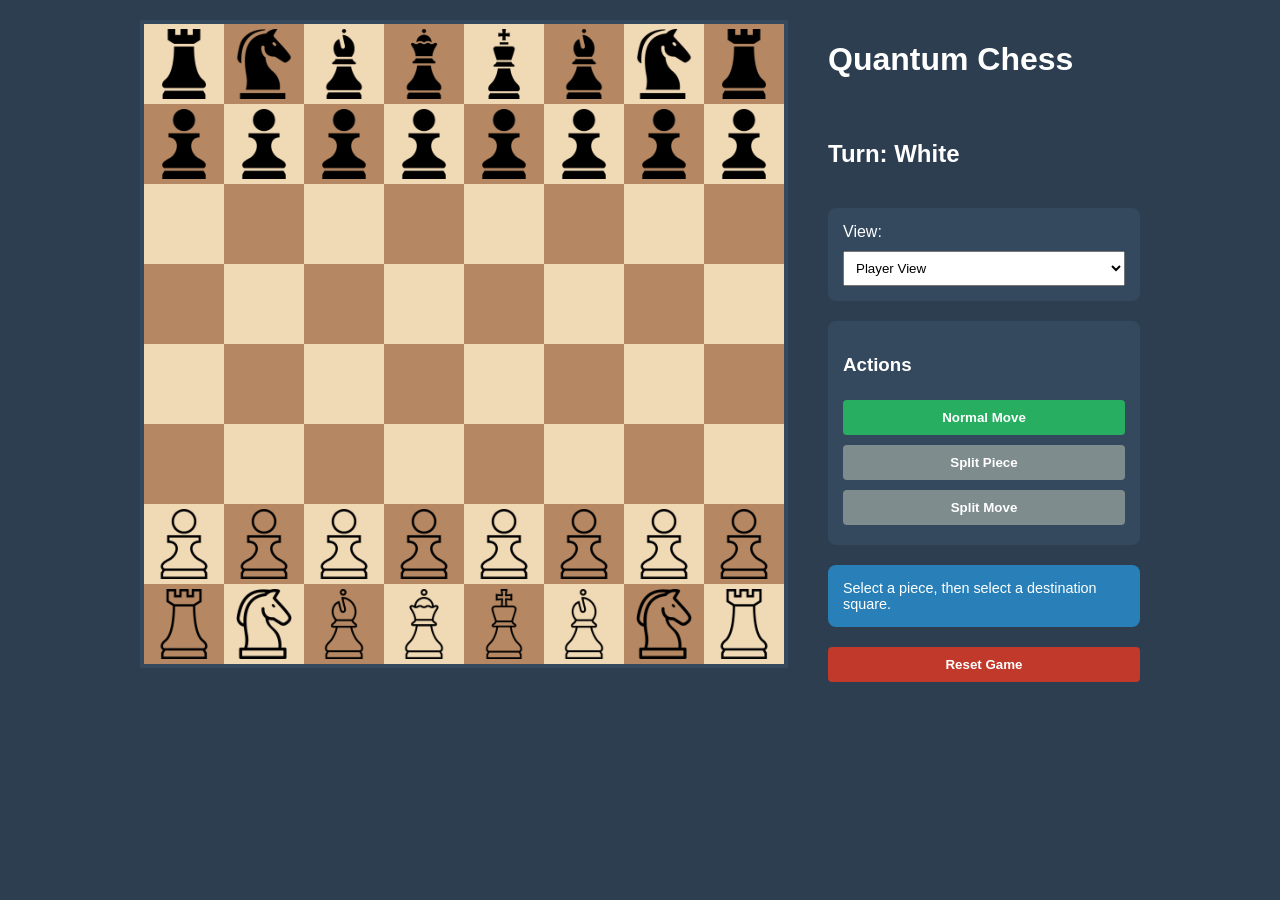
<file: proj/Quantum_Chess/templates/index.html>
<!DOCTYPE html>
<html lang="en">
<head>
    <meta charset="UTF-8">
    <meta name="viewport" content="width=device-width, initial-scale=1.0">
    <title>Quantum Chess</title>
    <link rel="stylesheet" href="../static/css/style.css">
</head>
<body>
    <div class="container">
        <div class="board-container">
            <div id="chessboard" class="chessboard"></div>
        </div>
        
        <div class="controls">
            <h1>Quantum Chess</h1>
            <h2 id="turn-indicator">Turn: White</h2>
            <h3 id="winner-indicator" class="hidden"></h3>

            <div class="control-group">
                <label for="dev-mode">View:</label>
                <select id="dev-mode">
                    <option value="false">Player View</option>
                    <option value="true">Developer View (True Board)</option>
                </select>
            </div>

            <div class="control-group">
                <h3>Actions</h3>
                <button id="btn-move" class="active">Normal Move</button>
                <button id="btn-split">Split Piece</button>
                <button id="btn-split-move">Split Move</button>
            </div>

            <div id="instruction-panel" class="instructions">
                Select a piece, then select a destination square.
            </div>

            <button id="btn-reset" class="danger">Reset Game</button>
        </div>
    </div>

    <script src="../static/js/chess-logic.js"></script>
    <script src="../static/js/script.js"></script>
</body>
</html>
</file>
<file: style.css>
/* --- Global Styles --- */
* {
    margin: 0;
    padding: 0;
    box-sizing: border-box;
    font-family: 'Segoe UI', Tahoma, Geneva, Verdana, sans-serif;
}

html {
    scroll-behavior: smooth;
}

body {
    color: #333;
    line-height: 1.6;
}

.bg-light {
    background-color: #f8f9fa;
}

.navbar {
    position: sticky;
    top: 0;
    background-color: rgba(200,200,250,0.9);
    display: flex;
    justify-content: space-between;
    align-items: center;
    padding: 20px 50px;
    box-shadow: 0 5px 10px rgba(0,0,0,0.15);
    z-index: 1000;
}

.navbar .logo {
    font-size: 24px;
    letter-spacing: 2px;
    font-weight: 300;
}

.navbar nav ul {
    list-style: none;
    display: flex;
    gap: 30px;
}

.navbar nav ul li a {
    text-decoration: none;
    color: #555;
    font-size: 14px;
    font-weight: 600;
    text-transform: uppercase;
    transition: color 0.3s;
}

.navbar nav ul li a:hover {
    color: #4db8ff;
}

.section-container {
    padding: 100px 50px;
    text-align: center;
}

.section-container h2 {
    font-size: 36px;
    color: #2c2b4b;
    margin-bottom: 40px;
}

.subtitle {
    margin-top: -30px;
    margin-bottom: 40px;
    color: #666;
}

.about-content {
    display: flex;
    justify-content: center;
    align-items: flex-start;
    gap: 50px;
    max-width: 1000px;
    margin: 0 auto;
    text-align: left;
}

.photo-placeholder img {
    width: 300px;
    height: 350px;
    object-fit: cover;
    background-color: #ddd;
    border: 1px solid #ccc;
    box-shadow: -20px 20px 0px #e6f0fa;
}

.about-text p {
    margin-bottom: 20px;
}

.skills-grid {
    display: flex;
    justify-content: center;
    gap: 30px;
    flex-wrap: wrap;
}

.skill img {
    width: 100px;
    height: 100px;
    object-fit: contain;
}

.projects-grid {
    display: flex;
    justify-content: center;
    gap: 40px;
    max-width: 1000px;
    margin: 0 auto;
}

.project-card {
    background: white;
    padding: 40px;
    border-radius: 8px;
    box-shadow: 0 5px 15px rgba(0,0,0,0.05);
    text-decoration: none;
    color: inherit;
    flex: 1;
    transition: transform 0.3s;
}

.project-card:hover {
    transform: translateY(-5px);
}

.project-icon {
    width: 60px;
    margin-bottom: 20px;
}

.resume-placeholder img {
    max-width: 800px;
    width: 100%;
    border: 1px solid #ddd;
    margin-bottom: 20px;
}

.btn {
    display: inline-block;
    padding: 10px 20px;
    background-color: #2c2b4b;
    color: white;
    text-decoration: none;
    border-radius: 4px;
}

.contact-grid {
    display: flex;
    justify-content: center;
    gap: 80px;
    margin-top: 20px;
}

.contact-item img {
    width: 24px;
    margin-bottom: 10px;
}

.contact-item a {
    color: #4db8ff;
    text-decoration: none;
}

.resume-subsection {
    margin-top: 30px;
}

.resume-subsection h3 {
    font-size: 22px;
    color: #2c2b4b;
    margin-bottom: 20px;
    border-bottom: 2px solid #4db8ff;
    display: inline-block;
    padding-bottom: 5px;
}

.info-block {
    display: flex;
    align-items: flex-start;
    gap: 20px;
    margin-bottom: 25px;
}

.info-logo {
    width: 60px;
    height: 60px;
    object-fit: contain;
    border-radius: 8px; 
    background-color: #f8f9fa;
    padding: 5px;
    border: 1px solid #ddd;
    flex-shrink: 0;
}

.info-details h4 {
    font-size: 18px;
    color: #333;
    margin-bottom: 2px;
}

.info-details p {
    margin-bottom: 0;
}

.info-details .date {
    font-size: 14px;
    color: #777;
    font-style: italic;
    margin-top: 2px;
    margin-bottom: 8px;
}

.info-details .description {
    font-size: 15px;
    color: #555;
}

.certificate-block {
    margin-top: 60px;
    display: flex;
    flex-direction: column;
    align-items: center;
    text-align: center;
}

.certificate-img {
    width: 100%;
    max-width: 500px;
    height: auto;
    border-radius: 8px;
    box-shadow: 0 5px 15px rgba(0,0,0,0.1);
    margin-bottom: 15px;
}

.certificate-details h4 {
    font-size: 18px;
    color: #333;
    margin-bottom: 2px;
}

.certificate-details p {
    margin-bottom: 0;
    color: #555;
}
</file>
<file: proj/Prediction-Market-Arbitrage/frontend/style.css>
/* ============================================================
   Tokens
   ============================================================ */
:root {
  --bg: #0A0E14;
  --bg-raised: #10161E;
  --card: #131A23;
  --card-border: #212B36;
  --divider: #2A3543;

  --text: #E7EAEE;
  --text-muted: #8B95A5;
  --text-faint: #566072;

  --profit: #34D399;
  --profit-dim: #1C4A3B;
  --accent: #5AC8E8;
  --warn: #E8B860;
  --danger: #E0616B;

  --font-display: 'Space Grotesk', sans-serif;
  --font-body: 'IBM Plex Sans', sans-serif;
  --font-mono: 'IBM Plex Mono', monospace;

  --radius: 10px;
}

* { box-sizing: border-box; }

html, body {
  margin: 0;
  padding: 0;
  background: var(--bg);
  color: var(--text);
  font-family: var(--font-body);
  -webkit-font-smoothing: antialiased;
}

body {
  background-image:
    radial-gradient(circle at 15% 0%, rgba(90, 200, 232, 0.05), transparent 40%),
    radial-gradient(circle at 85% 20%, rgba(52, 211, 153, 0.05), transparent 45%);
}

a { color: var(--accent); }

/* ============================================================
   Desk bar / header
   ============================================================ */
.deskbar {
  max-width: 900px;
  margin: 0 auto;
  padding: 48px 24px 28px;
  border-bottom: 1px solid var(--card-border);
}

.deskbar__title {
  display: flex;
  align-items: center;
  gap: 10px;
}

.deskbar__mark {
  font-size: 1.6rem;
  color: var(--profit);
  line-height: 1;
}

.deskbar__title h1 {
  font-family: var(--font-display);
  font-weight: 700;
  font-size: 1.9rem;
  letter-spacing: 0.04em;
  margin: 0;
}

.deskbar__subtitle {
  margin: 10px 0 26px;
  max-width: 56ch;
  color: var(--text-muted);
  font-size: 0.95rem;
  line-height: 1.5;
}

.deskbar__controls {
  display: flex;
  align-items: center;
  justify-content: space-between;
  gap: 16px;
  flex-wrap: wrap;
}

.sync-status {
  display: flex;
  align-items: center;
  gap: 9px;
  font-family: var(--font-mono);
  font-size: 0.82rem;
  color: var(--text-muted);
}

.sync-dot {
  width: 8px;
  height: 8px;
  border-radius: 50%;
  background: var(--text-faint);
  box-shadow: 0 0 0 0 rgba(52, 211, 153, 0.5);
}

.sync-dot.live {
  background: var(--profit);
  animation: pulse 2s infinite;
}

.sync-dot.scanning {
  background: var(--warn);
  animation: pulse 0.9s infinite;
}

.sync-dot.error {
  background: var(--danger);
}

@keyframes pulse {
  0%   { box-shadow: 0 0 0 0 rgba(52, 211, 153, 0.45); }
  70%  { box-shadow: 0 0 0 7px rgba(52, 211, 153, 0); }
  100% { box-shadow: 0 0 0 0 rgba(52, 211, 153, 0); }
}

.refresh-btn {
  display: flex;
  align-items: center;
  gap: 8px;
  background: var(--card);
  border: 1px solid var(--card-border);
  color: var(--text);
  font-family: var(--font-mono);
  font-size: 0.85rem;
  font-weight: 500;
  letter-spacing: 0.03em;
  padding: 10px 18px;
  border-radius: 999px;
  cursor: pointer;
  transition: border-color 0.15s ease, transform 0.1s ease, background 0.15s ease;
}

.refresh-btn:hover {
  border-color: var(--profit);
  background: var(--bg-raised);
}

.refresh-btn:active {
  transform: scale(0.97);
}

.refresh-btn:disabled {
  opacity: 0.55;
  cursor: default;
  transform: none;
}

.refresh-btn__icon {
  display: inline-block;
  transition: transform 0.4s ease;
}

.refresh-btn.spinning .refresh-btn__icon {
  animation: spin 0.9s linear infinite;
}

@keyframes spin {
  to { transform: rotate(360deg); }
}

/* ============================================================
   Main / list
   ============================================================ */
main {
  max-width: 900px;
  margin: 0 auto;
  padding: 32px 24px 80px;
}

.empty-state {
  border: 1px dashed var(--card-border);
  border-radius: var(--radius);
  padding: 40px 24px;
  text-align: center;
  color: var(--text-muted);
  font-size: 0.95rem;
}

.ticket-list {
  display: flex;
  flex-direction: column;
  gap: 18px;
}

/* ============================================================
   Ticket card — the signature element.
   Two legs of a hedge, torn apart by a perforated stub,
   because that's literally what the trade is: two opposite
   tickets that only pay off together.
   ============================================================ */
.ticket {
  background: var(--card);
  border: 1px solid var(--card-border);
  border-radius: var(--radius);
  overflow: hidden;
  animation: rise 0.35s ease both;
}

@keyframes rise {
  from { opacity: 0; transform: translateY(6px); }
  to   { opacity: 1; transform: translateY(0); }
}

.ticket__top {
  display: flex;
  align-items: center;
  justify-content: space-between;
  padding: 14px 20px;
  border-bottom: 1px solid var(--card-border);
  background: var(--bg-raised);
}

.ticket__roi {
  font-family: var(--font-display);
  font-weight: 700;
  font-size: 1.15rem;
  color: var(--profit);
}

.ticket__roi::after {
  content: " ROI";
  font-family: var(--font-mono);
  font-weight: 400;
  font-size: 0.7rem;
  color: var(--text-faint);
  letter-spacing: 0.08em;
}

.ticket__deadline {
  font-family: var(--font-mono);
  font-size: 0.78rem;
  color: var(--text-muted);
  padding: 4px 10px;
  border-radius: 999px;
  border: 1px solid var(--card-border);
}

.ticket__deadline.soon {
  color: var(--danger);
  border-color: rgba(224, 97, 107, 0.4);
}

.ticket__deadline.near {
  color: var(--warn);
  border-color: rgba(232, 184, 96, 0.35);
}

.ticket__body {
  display: grid;
  grid-template-columns: 1fr auto 1fr;
  align-items: stretch;
}

.ticket__leg {
  padding: 18px 20px;
  display: flex;
  flex-direction: column;
  gap: 8px;
  min-width: 0;
}

.leg-platform {
  font-family: var(--font-mono);
  font-size: 0.68rem;
  letter-spacing: 0.12em;
  text-transform: uppercase;
  color: var(--text-faint);
}

.leg-question {
  font-size: 0.88rem;
  line-height: 1.4;
  color: var(--text);
}

.leg-action {
  display: flex;
  align-items: baseline;
  gap: 6px;
  margin-top: 2px;
}

.leg-action__side {
  font-family: var(--font-mono);
  font-weight: 600;
  font-size: 0.78rem;
  padding: 2px 8px;
  border-radius: 4px;
}

.leg-action__side.side-yes {
  color: var(--profit);
  background: var(--profit-dim);
}

.leg-action__side.side-no {
  color: var(--danger);
  background: rgba(224, 97, 107, 0.14);
}

.leg-action__outcome {
  font-size: 0.85rem;
  font-weight: 600;
  color: var(--text);
}

.leg-price {
  font-family: var(--font-mono);
  font-size: 1.3rem;
  font-weight: 500;
  color: var(--accent);
}

.leg-link {
  font-family: var(--font-mono);
  font-size: 0.75rem;
  text-decoration: none;
  margin-top: auto;
  padding-top: 6px;
}

.leg-link:hover { text-decoration: underline; }

/* the perforated stub between the two legs */
.ticket__stub {
  position: relative;
  width: 1px;
  background-image: repeating-linear-gradient(
    to bottom,
    var(--divider) 0,
    var(--divider) 6px,
    transparent 6px,
    transparent 12px
  );
}

.ticket__stub::before,
.ticket__stub::after {
  content: "";
  position: absolute;
  left: 50%;
  transform: translateX(-50%);
  width: 16px;
  height: 16px;
  border-radius: 50%;
  background: var(--bg);
  border: 1px solid var(--card-border);
}

.ticket__stub::before { top: -8px; }
.ticket__stub::after { bottom: -8px; }

.ticket__plus {
  position: absolute;
  top: 50%;
  left: 50%;
  transform: translate(-50%, -50%);
  width: 26px;
  height: 26px;
  border-radius: 50%;
  background: var(--bg-raised);
  border: 1px solid var(--card-border);
  display: flex;
  align-items: center;
  justify-content: center;
  color: var(--text-faint);
  font-family: var(--font-mono);
  font-size: 0.9rem;
}

.ticket__bottom {
  display: flex;
  align-items: center;
  justify-content: space-between;
  padding: 10px 20px;
  border-top: 1px solid var(--card-border);
  background: var(--bg-raised);
  font-family: var(--font-mono);
  font-size: 0.72rem;
  color: var(--text-faint);
}

.ticket__align.flipped::before {
  content: "flipped leg — outcomes verified opposite ";
}

.ticket__align.aligned::before {
  content: "same outcome, both books ";
}

/* ============================================================
   Footer
   ============================================================ */
.foot-note {
  max-width: 900px;
  margin: 0 auto;
  padding: 0 24px 60px;
  color: var(--text-faint);
  font-size: 0.78rem;
  text-align: center;
}

/* ============================================================
   Responsive
   ============================================================ */
@media (max-width: 640px) {
  .ticket__body {
    grid-template-columns: 1fr;
  }
  .ticket__stub {
    width: auto;
    height: 1px;
    background-image: repeating-linear-gradient(
      to right,
      var(--divider) 0,
      var(--divider) 6px,
      transparent 6px,
      transparent 12px
    );
  }
  .ticket__stub::before { top: auto; left: -8px; transform: translateY(-50%); }
  .ticket__stub::after { bottom: auto; left: auto; right: -8px; top: 50%; transform: translateY(-50%); }
  .ticket__plus { top: 0; left: 50%; transform: translate(-50%, -50%); }
  .deskbar__controls { flex-direction: column; align-items: flex-start; }
}
</file>
<file: proj/Quantum_Chess/static/css/style.css>
body {
    font-family: Arial, sans-serif;
    background-color: #2c3e50;
    color: white;
    margin: 0;
    padding: 20px;
    display: flex;
    justify-content: center;
}

.container {
    display: flex;
    gap: 40px;
    max-width: 1000px;
    width: 100%;
}

.board-container {
    flex-shrink: 0;
}

.chessboard {
    display: grid;
    grid-template-columns: repeat(8, 80px);
    grid-template-rows: repeat(8, 80px);
    border: 4px solid #34495e;
    background-color: #ecf0f1;
}

.square {
    width: 80px;
    height: 80px;
    display: flex;
    justify-content: center;
    align-items: center;
    position: relative;
    cursor: pointer;
}

.square.light { background-color: #f0d9b5; }
.square.dark { background-color: #b58863; }
.square.selected { outline: 4px solid #e74c3c; outline-offset: -4px; }
.square.highlight { background-color: rgba(231, 76, 60, 0.5); }

.piece-img {
    width: 70px;
    height: 70px;
    object-fit: contain;
    pointer-events: none; /* Let clicks pass to square */
}

.controls {
    flex-grow: 1;
    display: flex;
    flex-direction: column;
    gap: 20px;
}

.control-group {
    background: #34495e;
    padding: 15px;
    border-radius: 8px;
}

button {
    padding: 10px 15px;
    margin: 5px 0;
    width: 100%;
    cursor: pointer;
    background: #7f8c8d;
    border: none;
    color: white;
    font-weight: bold;
    border-radius: 4px;
}

button:hover { background: #95a5a6; }
button.active { background: #27ae60; }
button.danger { background: #c0392b; margin-top: auto; }
button.danger:hover { background: #e74c3c; }

select {
    width: 100%;
    padding: 8px;
    margin-top: 10px;
}

.instructions {
    background: #2980b9;
    padding: 15px;
    border-radius: 8px;
    font-size: 0.9em;
}

.hidden { display: none; }
</file>
